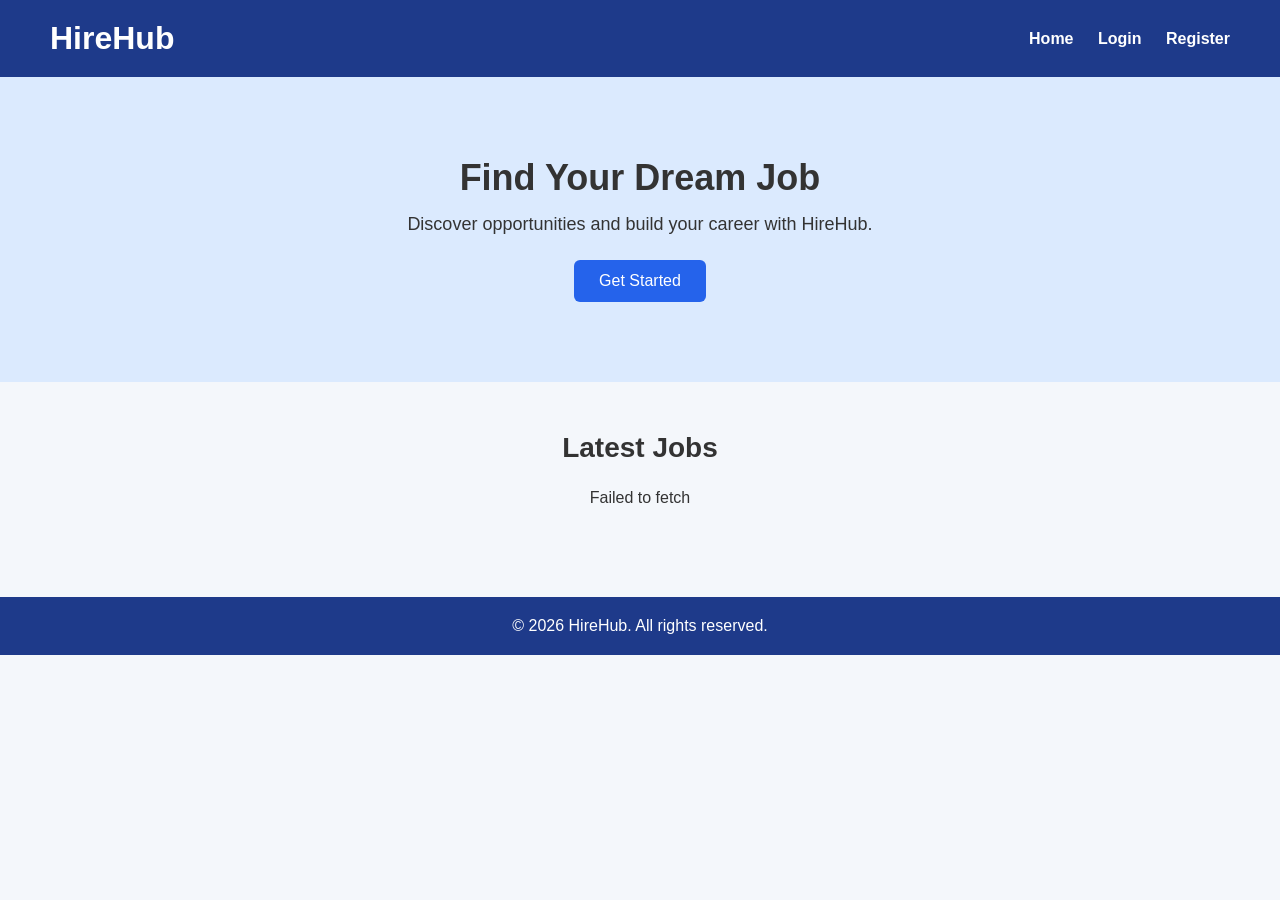
<file: frontend/index.html>
<!DOCTYPE html>
<html lang="en">

<head>
    <meta charset="UTF-8">
    <meta name="viewport" content="width=device-width, initial-scale=1.0">

    <title>HireHub - Find Your Dream Job</title>

    <link rel="stylesheet" href="style.css">
</head>

<body>

    <header>
        <h1>HireHub</h1>

        <nav>
            <a href="index.html">Home</a>
            <a href="login.html">Login</a>
            <a href="register.html">Register</a>
        </nav>
    </header>

    <main>
        <section class="hero">
            <h2>Find Your Dream Job</h2>

            <p>
                Discover opportunities and build your career
                with HireHub.
            </p>

            <a href="login.html" class="btn">Get Started</a>
        </section>

        <section class="jobs">
            <h2>Latest Jobs</h2>

            <div id="job-list">
                <p>Loading jobs...</p>
            </div>
        </section>
    </main>

    <footer>
        <p>&copy; 2026 HireHub. All rights reserved.</p>
    </footer>

    <script src="app.js"></script>

</body>
</html>
</file>
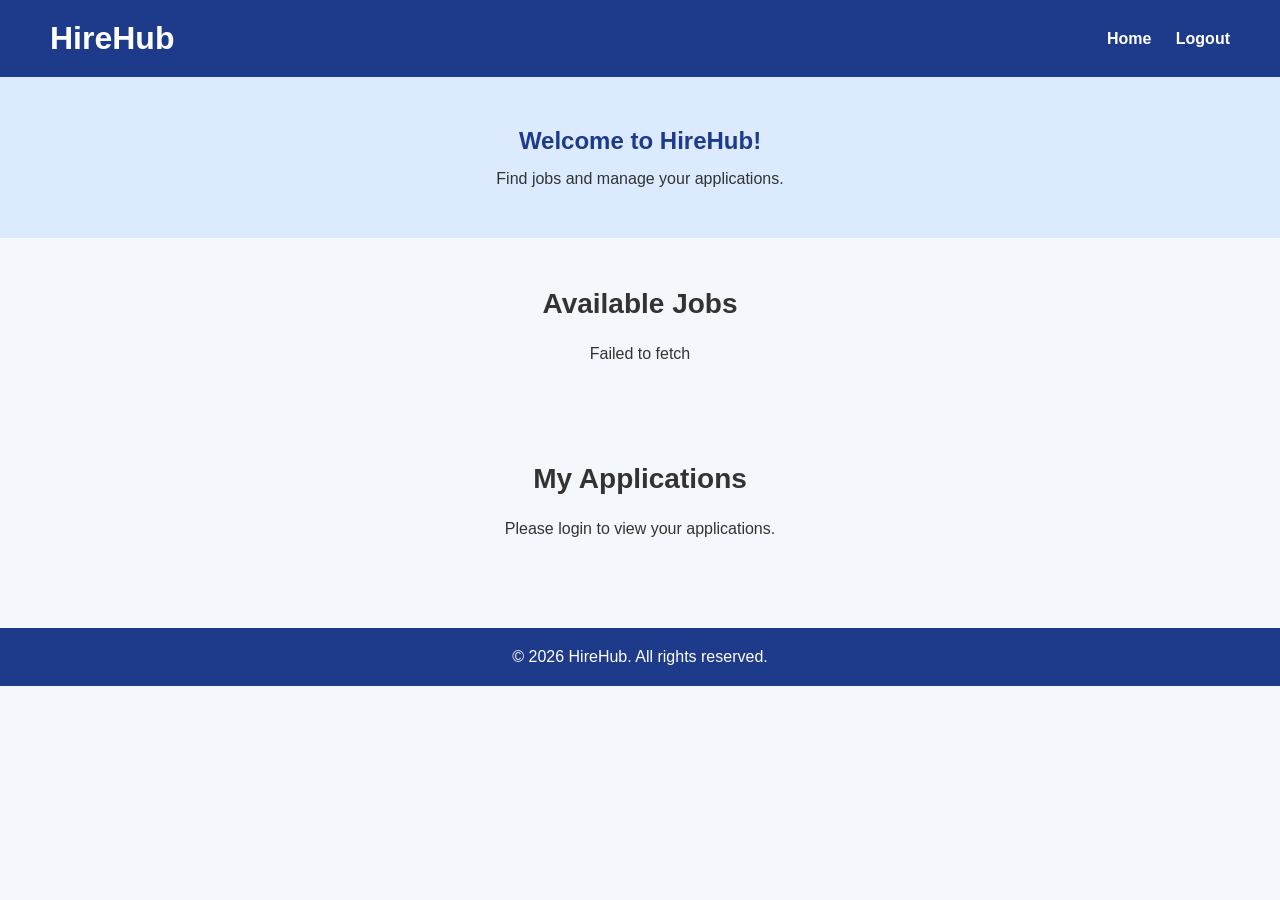
<file: frontend/dashboard.html>
<!DOCTYPE html>
<html lang="en">

<head>
    <meta charset="UTF-8">
    <meta name="viewport" content="width=device-width, initial-scale=1.0">

    <title>HireHub - Dashboard</title>

    <link rel="stylesheet" href="style.css">
</head>

<body>

    <header>
        <h1>HireHub</h1>

        <nav>
            <a href="index.html">Home</a>
            <a href="#" id="logout-link">Logout</a>
        </nav>
    </header>

    <main>

        <section class="dashboard-container">
            <h2>Welcome to HireHub!</h2>
            <p>Find jobs and manage your applications.</p>
        </section>

        <section class="jobs">
            <h2>Available Jobs</h2>

            <div id="job-list">
                <p>Loading jobs...</p>
            </div>
        </section>

        <section class="jobs">
            <h2>My Applications</h2>

            <div id="my-applications">
                <p>Loading applications...</p>
            </div>
        </section>

    </main>

    <footer>
        <p>&copy; 2026 HireHub. All rights reserved.</p>
    </footer>

    <script src="app.js"></script>

</body>
</html>
</file>
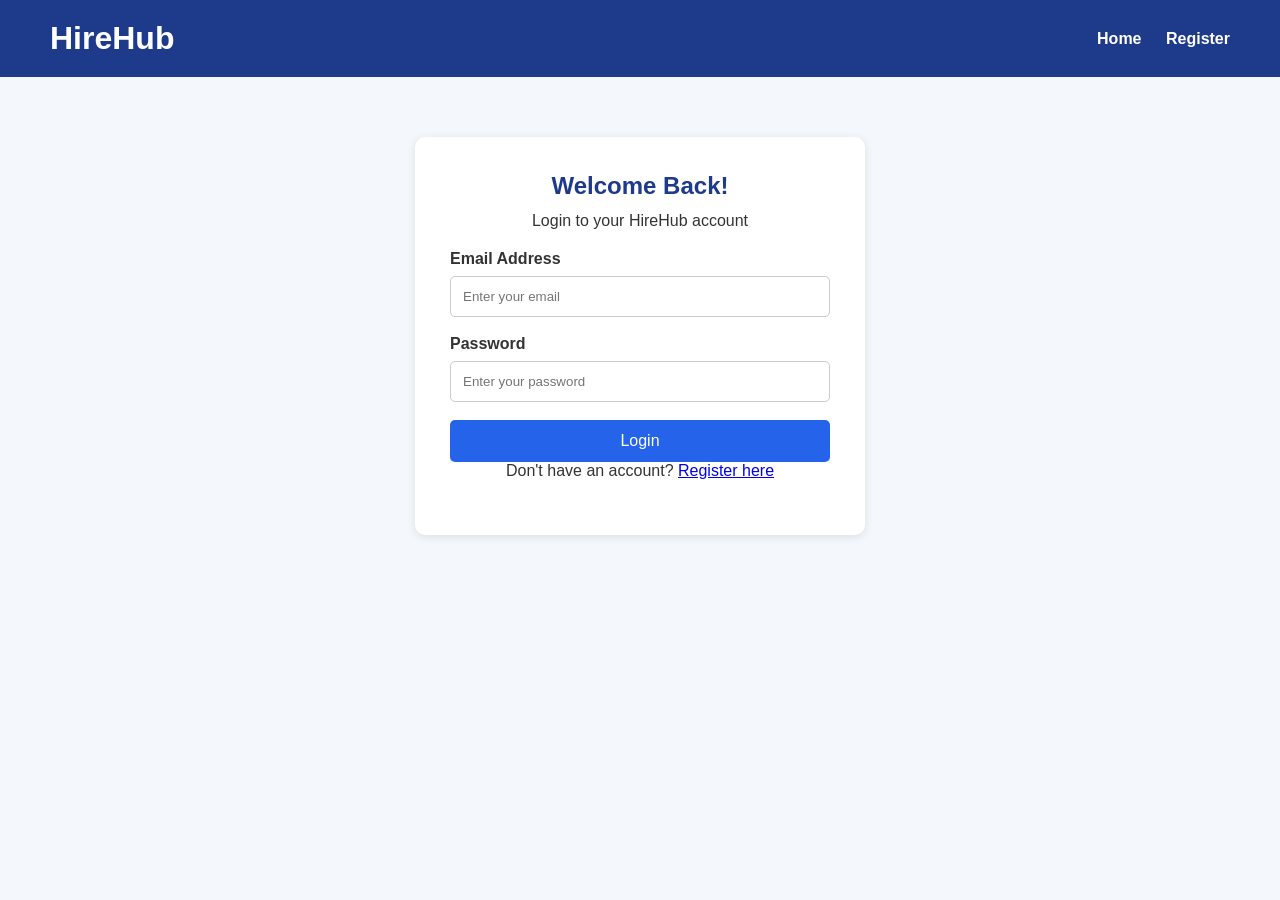
<file: frontend/login.html>
<!DOCTYPE html>
<html lang="en">

<head>
    <meta charset="UTF-8">
    <meta name="viewport" content="width=device-width, initial-scale=1.0">

    <title>HireHub - Login</title>

    <link rel="stylesheet" href="style.css">
</head>

<body>

    <header>
        <h1>HireHub</h1>

        <nav>
            <a href="index.html">Home</a>
            <a href="register.html">Register</a>
        </nav>
    </header>

    <main>
        <section class="login-container">

            <h2>Welcome Back!</h2>

            <p>Login to your HireHub account</p>

            <form id="login-form">

                <label for="email">Email Address</label>
                <input
                    type="email"
                    id="email"
                    placeholder="Enter your email"
                    required
                >

                <label for="password">Password</label>
                <input
                    type="password"
                    id="password"
                    placeholder="Enter your password"
                    required
                >

                <button type="submit">Login</button>

            </form>

            <p>
                Don't have an account?
                <a href="register.html">Register here</a>
            </p>

        </section>
    </main>

    <script src="app.js"></script>

</body>
</html>
</file>
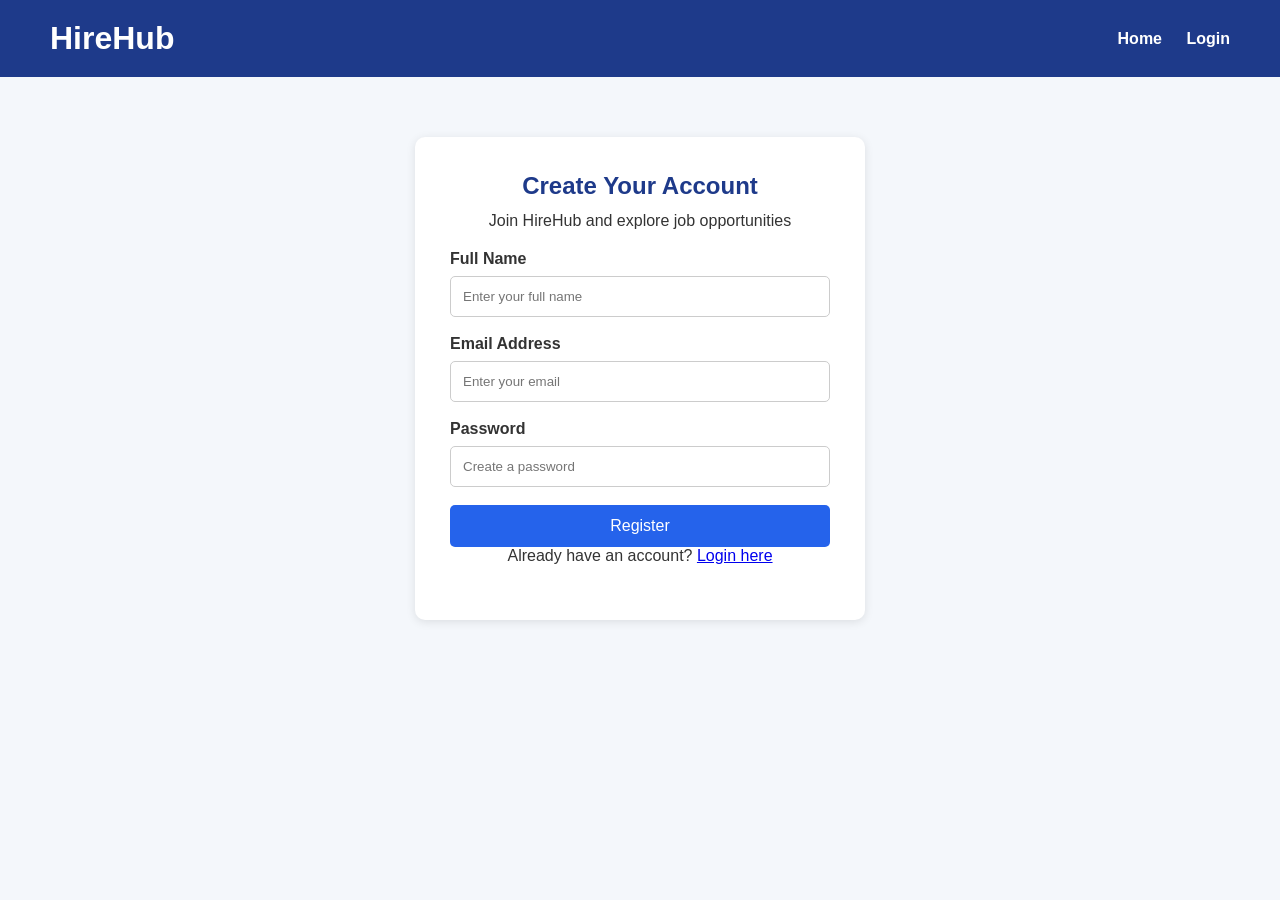
<file: frontend/register.html>
<!DOCTYPE html>
<html lang="en">

<head>
    <meta charset="UTF-8">
    <meta name="viewport" content="width=device-width, initial-scale=1.0">

    <title>HireHub - Register</title>

    <link rel="stylesheet" href="style.css">
</head>

<body>

    <header>
        <h1>HireHub</h1>

        <nav>
            <a href="index.html">Home</a>
            <a href="login.html">Login</a>
        </nav>
    </header>

    <main>
        <section class="register-container">

            <h2>Create Your Account</h2>

            <p>Join HireHub and explore job opportunities</p>

            <form id="register-form">

                <label for="name">Full Name</label>
                <input
                    type="text"
                    id="name"
                    placeholder="Enter your full name"
                    required
                >

                <label for="email">Email Address</label>
                <input
                    type="email"
                    id="email"
                    placeholder="Enter your email"
                    required
                >

                <label for="password">Password</label>
                <input
                    type="password"
                    id="password"
                    placeholder="Create a password"
                    required
                >

                <button type="submit">Register</button>

            </form>

            <p>
                Already have an account?
                <a href="login.html">Login here</a>
            </p>

        </section>
    </main>

    <script src="app.js"></script>

</body>
</html>
</file>
<file: frontend/style.css>
/* Reset default browser styles */
* {
    margin: 0;
    padding: 0;
    box-sizing: border-box;
}

/* Body design */
body {
    font-family: Arial, sans-serif;
    background-color: #f4f7fb;
    color: #333;
}

/* Header design */
header {
    background-color: #1e3a8a;
    color: white;
    padding: 20px 50px;

    display: flex;
    justify-content: space-between;
    align-items: center;
}

/* Navigation links */
nav a {
    color: white;
    text-decoration: none;
    margin-left: 20px;
    font-weight: bold;
}

/* Hero section */
.hero {
    text-align: center;
    padding: 80px 20px;
    background-color: #dbeafe;
}

.hero h2 {
    font-size: 36px;
    margin-bottom: 15px;
}

.hero p {
    font-size: 18px;
    margin-bottom: 25px;
}

/* Button design */
.btn {
    display: inline-block;
    background-color: #2563eb;
    color: white;
    padding: 12px 25px;
    text-decoration: none;
    border-radius: 6px;
}

/* Jobs section */
.jobs {
    padding: 50px;
    text-align: center;
}

.jobs h2 {
    font-size: 28px;
    margin-bottom: 25px;
}

/* Footer design */
footer {
    background-color: #1e3a8a;
    color: white;
    text-align: center;
    padding: 20px;
    margin-top: 40px;
}

/* Job Card Design */
.job-card {
    background-color: white;
    padding: 25px;
    margin: 20px auto;
    max-width: 600px;
    border-radius: 10px;
    text-align: left;
    box-shadow: 0 2px 10px rgba(0, 0, 0, 0.1);
}

/* Job Title */
.job-card h3 {
    color: #1e3a8a;
    font-size: 22px;
    margin-bottom: 12px;
}

/* Job Details */
.job-card p {
    color: #555;
    margin-bottom: 8px;
    font-size: 16px;
} 

/* Login and Register Containers */
.login-container,
.register-container {
    max-width: 450px;
    margin: 60px auto;
    padding: 35px;
    background-color: white;
    border-radius: 10px;
    box-shadow: 0 2px 10px rgba(0, 0, 0, 0.1);
    text-align: center;
}

/* Form Heading */
.login-container h2,
.register-container h2 {
    color: #1e3a8a;
    margin-bottom: 12px;
}

/* Form Paragraph */
.login-container p,
.register-container p {
    margin-bottom: 20px;
}

/* Form Labels */
form label {
    display: block;
    text-align: left;
    margin-bottom: 8px;
    font-weight: bold;
}

/* Form Inputs */
form input {
    width: 100%;
    padding: 12px;
    margin-bottom: 18px;
    border: 1px solid #ccc;
    border-radius: 5px;
}

/* Form Button */
form button {
    width: 100%;
    padding: 12px;
    background-color: #2563eb;
    color: white;
    border: none;
    border-radius: 5px;
    cursor: pointer;
    font-size: 16px;
}

/* Dashboard */
.dashboard-container {
    text-align: center;
    padding: 50px 20px;
}

.dashboard-container h2 {
    color: #1e3a8a;
    margin-bottom: 15px;
}
* PROFESSIONAL UI IMPROVEMENTS */

/* Smooth scrolling */
html {
    scroll-behavior: smooth;
}

/* Better header */
header {
    position: sticky;
    top: 0;
    z-index: 100;
}

/* Navigation hover */
nav a {
    transition: color 0.3s ease;
}

nav a:hover {
    color: #93c5fd;
}

/* Button hover */
.btn,
form button {
    transition: all 0.3s ease;
}

.btn:hover,
form button:hover {
    background-color: #1e40af;
    transform: translateY(-2px);
}

/* Better job cards */
.job-card {
    border: 1px solid #e5e7eb;
    transition: transform 0.3s ease, box-shadow 0.3s ease;
}

.job-card:hover {
    transform: translateY(-5px);
    box-shadow: 0 8px 20px rgba(0, 0, 0, 0.12);
}

/* Better form inputs */
form input:focus {
    outline: none;
    border-color: #2563eb;
    box-shadow: 0 0 0 3px rgba(37, 99, 235, 0.12);
}

/* Dashboard sections */
.dashboard-container {
    background-color: #dbeafe;
}

/* Responsive design */
@media (max-width: 768px) {
    header {
        padding: 18px 20px;
        flex-direction: column;
        gap: 15px;
    }

    nav a {
        margin: 0 8px;
    }

    .hero {
        padding: 55px 15px;
    }

    .hero h2 {
        font-size: 28px;
    }

    .jobs {
        padding: 30px 15px;
    }

    .job-card {
        margin: 15px auto;
        padding: 20px;
        width: 100%;
    }

    .login-container,
    .register-container {
        margin: 35px 15px;
        padding: 25px;
    }
}
</file>
